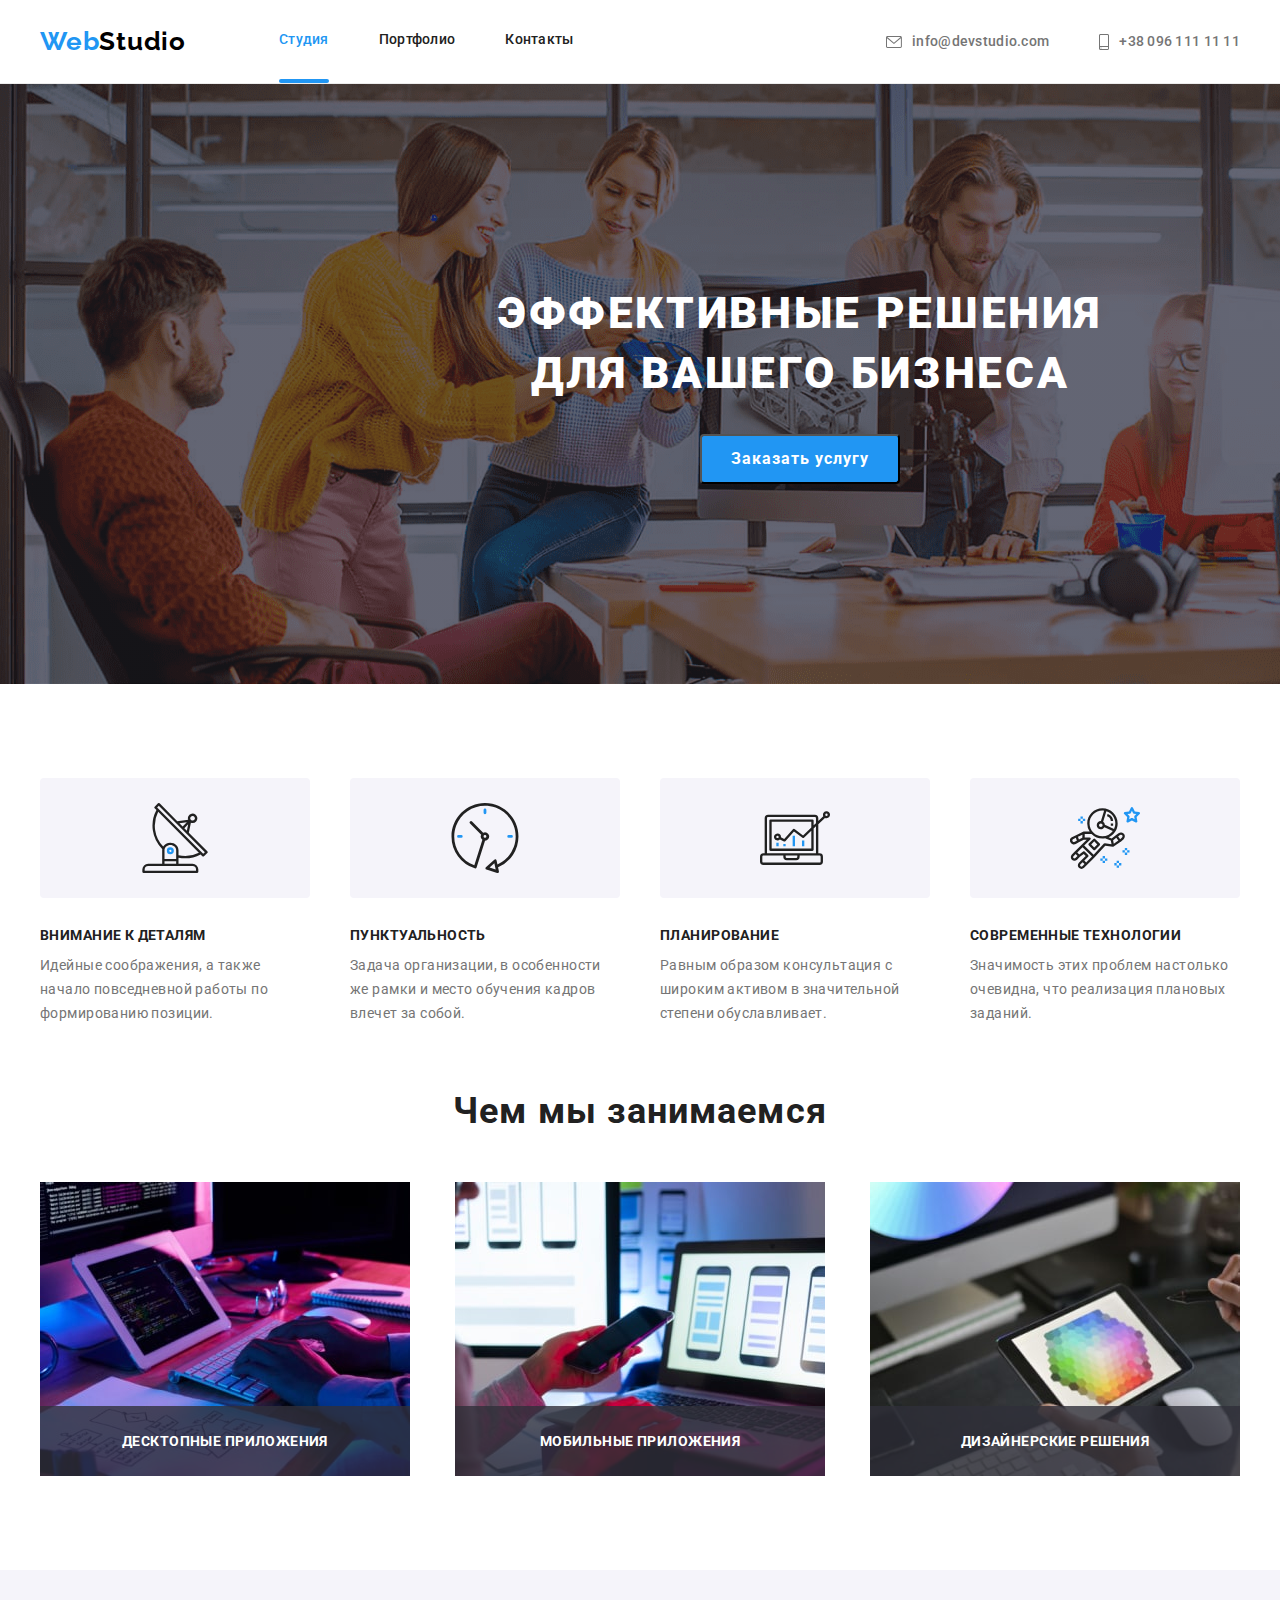
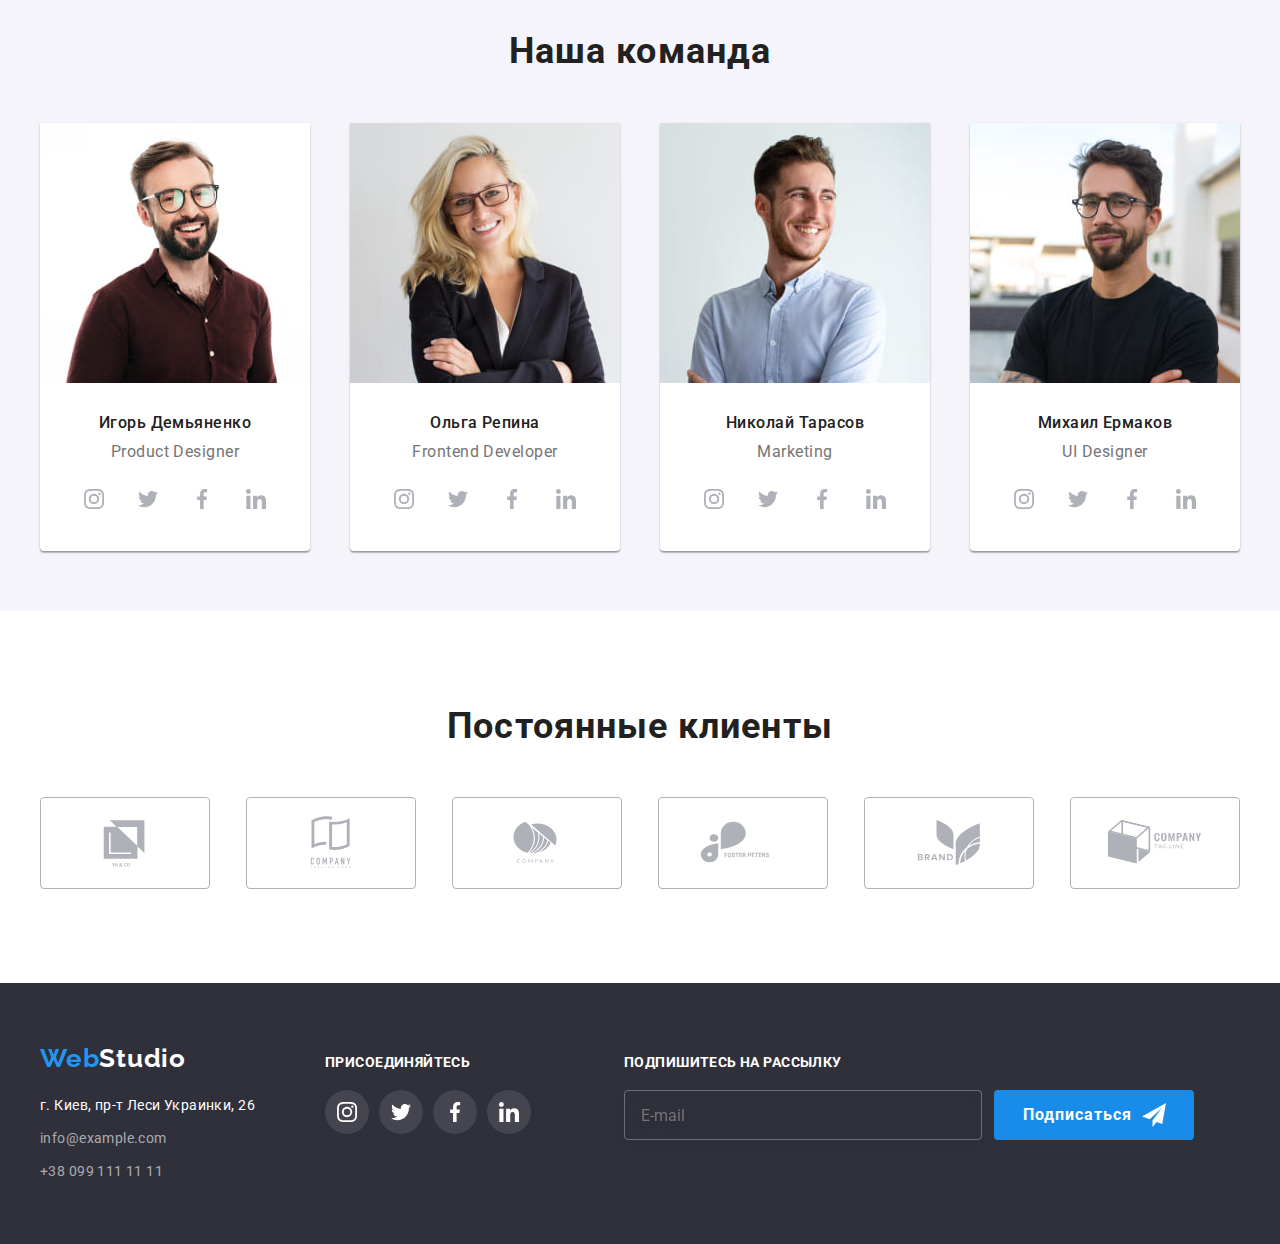
<file: index.html>
<!DOCTYPE html>
<html lang="ru">

<head>
    <meta charset="UTF-8" />
    <meta http-equiv="X-UA-Compatible" content="IE=edge" />
    <meta name="viewport" content="width=device-width, initial-scale=1.0" />
    <title>WebStudio</title>
    <link rel="preconnect" href="https://fonts.googleapis.com" />
    <link rel="preconnect" href="https://fonts.gstatic.com" crossorigin />
    <link
        href="https://fonts.googleapis.com/css2?family=Raleway:ital,wght@0,700;1,700&family=Roboto:wght@400;500;700;900&display=swap"
        rel="stylesheet" />
    <link rel="stylesheet" href="./css/modern-normalize.css" />
    <link rel="stylesheet" href="./css/main.min.css" />
</head>

<body>
    <!--заголовок-->
    <header class="main-header">
        <div class="main-header__container container">
            <nav class="navigation">
                <a href="index.html" class="logo logo__top link">Web<span class="logo__half-top">Studio</span></a>
                <ul class="navigation-pages navigation__top list">
                    <li class="navigation-pages__item">
                        <a href="index.html" class="navigation-pages__link link navigation-pages__current">Студия</a>
                    </li>
                    <li class="navigation-pages__item">
                        <a href="portfolio.html" class="navigation-pages__link link">Портфолио</a>
                    </li>
                    <li class="navigation-pages__item">
                        <a href="#3" class="navigation-pages__link link">Контакты</a>
                    </li>
                </ul>
            </nav>
            <ul class="contacts list">
                <li class="contacts__item">
                    <a href="mailto:info@devstudio.com" class="contacts__link mail link"><svg
                            class="contacts__icon contacts__icon-1" width="16px" height="12px">
                            <use href="./images/icons.svg#icon-envelope"></use>
                        </svg>
                        info@devstudio.com</a>
                </li>
                <li class="contacts__item">
                    <a href="tel:+380961111111" class="contacts__link tel link"><svg
                            class="contacts__icon contacts__icon-2" width="10px" height="16px">
                            <use href="./images/icons.svg#icon-smartphone"></use>
                        </svg>+38 096 111 11 11</a>
                </li>
            </ul>
            <button class="mobile-menu-btn__open" type="button" data-menu-open>
                <svg class="mobile-menu-btn__icon" width="40" height="40">
                    <use href="./images/icons.svg#icon-burger"></use>
                </svg>
            </button>
        </div>
        <div class="mobile-menu" data-menu>
            <div class="container mobile-menu__container">
                <button type="button" class="mobile-menu__close-btn" data-menu-close>
                    <svg class="mobile-menu__close-icon" width="40" height="40">
                        <use href="./images/icons.svg#icon-close-black"></use>
                    </svg>
                </button>
                <div class="mobile-menu__wrap">
                    <ul class="mobile-menu__navigation list">
                        <li class="mobile-menu__navigation-item">
                            <a class="mobile-menu__navigation-link link current" href="./index.html">Студия</a>
                        </li>
                        <li class="mobile-menu__navigation-item">
                            <a class="mobile-menu__navigation-link link" href="./portfolio.html">Портфолио</a>
                        </li>
                        <li class="mobile-menu__navigation-item">
                            <a class="mobile-menu__navigation-link link" href="">Контакты</a>
                        </li>
                    </ul>
                    <div class="mobile-menu__bot-wrap">
                        <ul class="mobile-menu__contact-list list">
                            <li class="mobile-menu__contact-item">
                                <a class="mobile-menu__contact-link-tel link" href="tel:+380961111111">+38 096 111 11
                                    11</a>
                            </li>
                            <li class="mobile-menu__contact-item">
                                <a class="mobile-menu__contact-link-mail link"
                                    href="mailto:info@devstudio.com">info@devstudio.com</a>
                            </li>
                        </ul>
                        <ul class="mobile-menu__socials list">
                            <li class="mobile-menu__socials-item"><a class="mobile-menu__socials-link link"
                                    href="">Instagram</a></li>
                            <li class="mobile-menu__socials-item"><a class="mobile-menu__socials-link link"
                                    href="">Twitter</a></li>
                            <li class="mobile-menu__socials-item"><a class="mobile-menu__socials-link link"
                                    href="">Facebook</a></li>
                            <li class="mobile-menu__socials-item"><a class="mobile-menu__socials-link link"
                                    href="">LinkedIn</a></li>
                        </ul>
                    </div>
                </div>
            </div>
        </div>
    </header>
    <!--основная часть-->
    <main>
    <!--герой-->
    <section class="hero">
        <div class="container">
            <h1 class="hero__header">Эффективные решения для вашего бизнеса</h1>
            <button class="hero__btn" type="button" data-modal-open>Заказать услугу</button>
        </div>
    </section>
    <!--преимущества-->
    <section class="advantages section">
        <div class="container">
            <h2 class="advantages__header visually-hidden">преимушества</h2>
            <ul class="advantages__list list">
                <li class="advantages__item">
                    <div class="advantages__icons-wrap"><svg class="advantages__icon" width="70px" height="70px">
                            <use href="./images/icons.svg#icon-antenna"></use>
                        </svg></div>
                    <h3 class="advantages__header section-header">Внимание к деталям</h3>
                    <p class="advantages__text section-description">Идейные соображения, а также начало повседневной
                        работы по формированию позиции.</p>
                </li>
                <li class="advantages__item">
                    <div class="advantages__icons-wrap"><svg class="advantages__icon" width="70px" height="70px">
                            <use href="./images/icons.svg#icon-clock"></use>
                        </svg></div>
                    <h3 class="advantages__header section-header">Пунктуальность</h3>
                    <p class="advantages__text section-description">Задача организации, в особенности же рамки и место
                        обучения кадров влечет за собой.</p>
                </li>
                <li class="advantages__item">
                    <div class="advantages__icons-wrap"><svg class="advantages__icon" width="70px" height="70px">
                            <use href="./images/icons.svg#icon-diagram"></use>
                        </svg></div>
                    <h3 class="advantages__header section-header">Планирование</h3>
                    <p class="advantages__text section-description">Равным образом консультация с широким активом в
                        значительной степени обуславливает.</p>
                </li>
                <li class="advantages__item">
                    <div class="advantages__icons-wrap"><svg class="advantages__icon" width="70px" height="70px">
                            <use href="./images/icons.svg#icon-astronaut"></use>
                        </svg></div>
                    <h3 class="advantages__header section-header">Современные технологии</h3>
                    <p class="advantages__text section-description">Значимость этих проблем настолько очевидна, что
                        реализация плановых заданий.</p>
                </li>
            </ul>
        </div>
    </section>
    <!--примеры работ-->
    <section class="examples">
        <div class="container">
            <h2 class="examples__header section-top-header">Чем мы занимаемся</h2>
            <ul class="examples__list list">
                <li class="examples__item">
                    <img srcset="./images/examples/example1.jpg 1x, ./images/examples/example1@2.jpg 2x"
                        src="./images/examples/example1.jpg" alt="пример работы 1" width="370" height="294">
                    <div class="examples__text-wrap">
                        <h3 class="examples__text">Десктопные приложения</h3>
                    </div>
                </li>
                <li class="examples__item"><img
                        srcset="./images/examples/example2.jpg 1x, ./images/examples/example2@2.jpg 2x"
                        src="./images/examples/example2.jpg" alt="пример работы 2" width="370" height="294">
                    <div class="examples__text-wrap">
                        <h3 class="examples__text">Мобильные приложения</h3>
                    </div>
                </li>
                <li class="examples__item"><img
                        srcset="./images/examples/example3.jpg 1x, ./images/examples/example3@2.jpg 2x"
                        src="./images/examples/example3.jpg" alt="пример работы 3" width="370" height="294">
                    <div class="examples__text-wrap">
                        <h3 class="examples__text">Дизайнерские решения</h3>
                    </div>
                </li>
            </ul>
        </div>
    </section>
    <!--команда-->
    <section class="team">
        <div class="container">
            <h2 class="team__header section-top-header">Наша команда</h2>
            <ul class="team__list list">
                <li class="team__unit">
                    <picture>
                        <source srcset="./images/team/team1-desktop.jpg 1x, ./images/team/team1-desktop@2.jpg 2x"
                            media="(min-width: 1200px)">
                        <source srcset="./images/team/team1-tablet.jpg 1x, ./images/team/team1-tablet@2.jpg 2x"
                            media="(min-width: 768px)">
                        <source srcset="./images/team/team1-mobile.jpg 1x, ./images/team/team1-mobile@2.jpg 2x"
                            media="(min-width: 480px)">
                        <img src="./images/team/team1-mobile.jpg" alt="сотрудник 1" class="team__unit-photo" width="270"
                            height="260">
                    </picture>
                    <div class="team__unit-info">
                        <h3 class="team__unit-name section-header">Игорь Демьяненко</h3>
                        <p class="team__unit-title section-description">Product Designer</p>
                        <ul class="socials social__team list">
                            <li class="socials__item"> <a class="social__link link" href=""> <svg class="social__icon"
                                        width="20px" height="20px">
                                        <use href="./images/icons.svg#icon-instagram"></use>
                                    </svg><span class="visually-hidden">Instagram</span></a></li>
                            <li class="socials__item"> <a class="social__link link" href=""> <svg class="social__icon"
                                        width="20px" height="20px">
                                        <use href="./images/icons.svg#icon-twitter"></use>
                                    </svg><span class="visually-hidden">Twitter</span></a></li>
                            <li class="socials__item"> <a class="social__link link" href=""> <svg class="social__icon"
                                        width="20px" height="20px">
                                        <use href="./images/icons.svg#icon-facebook"></use>
                                    </svg><span class="visually-hidden">Facebook</span></a></li>
                            <li class="socials__item"> <a class="social__link link" href=""> <svg class="social__icon"
                                        width="20px" height="20px">
                                        <use href="./images/icons.svg#icon-linkedin"></use>
                                    </svg><span class="visually-hidden">LinkedIn</span></a></li>
                        </ul>
                    </div>
                </li>
                <li class="team__unit">
                    <picture>
                        <source srcset="./images/team/team2-desktop.jpg 1x, ./images/team/team2-desktop@2.jpg 2x"
                            media="(min-width: 1200px)">
                        <source srcset="./images/team/team2-tablet.jpg 1x, ./images/team/team2-tablet@2.jpg 2x"
                            media="(min-width: 768px)">
                        <source srcset="./images/team/team2-mobile.jpg 1x, ./images/team/team2-mobile@2.jpg 2x"
                            media="(min-width: 480px)">
                        <img src="./images/team/team2-mobile.jpg" alt="сотрудник 2" class="team__unit-photo" width="270"
                            height="260">
                    </picture>
                    <div class="team__unit-info">
                        <h3 class="team__unit-name section-header">Ольга Репина</h3>
                        <p class="team__unit-title section-description">Frontend Developer</p>
                        <ul class="socials social__team list">
                            <li class="socials__item"> <a class="social__link link" href=""> <svg class="social__icon"
                                        width="20px" height="20px">
                                        <use href="./images/icons.svg#icon-instagram"></use>
                                    </svg><span class="visually-hidden">Instagram</span></a></li>
                            <li class="socials__item"> <a class="social__link link" href=""> <svg class="social__icon"
                                        width="20px" height="20px">
                                        <use href="./images/icons.svg#icon-twitter"></use>
                                    </svg><span class="visually-hidden">Twitter</span></a></li>
                            <li class="socials__item"> <a class="social__link link" href=""> <svg class="social__icon"
                                        width="20px" height="20px">
                                        <use href="./images/icons.svg#icon-facebook"></use>
                                    </svg><span class="visually-hidden">Facebook</span></a></li>
                            <li class="socials__item"> <a class="social__link link" href=""> <svg class="social__icon"
                                        width="20px" height="20px">
                                        <use href="./images/icons.svg#icon-linkedin"></use>
                                    </svg><span class="visually-hidden">LinkedIn</span></a></li>
                        </ul>
                    </div>
                </li>
                <li class="team__unit">
                    <picture>
                        <source srcset="./images/team/team3-desktop.jpg 1x, ./images/team/team3-desktop@2.jpg 2x"
                            media="(min-width: 1200px)">
                        <source srcset="./images/team/team3-tablet.jpg 1x, ./images/team/team3-tablet@2.jpg 2x"
                            media="(min-width: 768px)">
                        <source srcset="./images/team/team3-mobile.jpg 1x, ./images/team/team3-mobile@2.jpg 2x"
                            media="(min-width: 480px)">
                        <img src="./images/team/team3-mobile.jpg" alt="сотрудник 3" class="team__unit-photo" width="270"
                            height="260">
                    </picture>
                    <div class="team__unit-info">
                        <h3 class="team__unit-name section-header">Николай Тарасов</h3>
                        <p class="team__unit-title section-description">Marketing</p>
                        <ul class="socials social__team list">
                            <li class="socials__item"> <a class="social__link link" href=""> <svg class="social__icon"
                                        width="20px" height="20px">
                                        <use href="./images/icons.svg#icon-instagram"></use>
                                    </svg><span class="visually-hidden">Instagram</span></a></li>
                            <li class="socials__item"> <a class="social__link link" href=""> <svg class="social__icon"
                                        width="20px" height="20px">
                                        <use href="./images/icons.svg#icon-twitter"></use>
                                    </svg><span class="visually-hidden">Twitter</span></a></li>
                            <li class="socials__item"> <a class="social__link link" href=""> <svg class="social__icon"
                                        width="20px" height="20px">
                                        <use href="./images/icons.svg#icon-facebook"></use>
                                    </svg><span class="visually-hidden">Facebook</span></a></li>
                            <li class="socials__item"> <a class="social__link link" href=""> <svg class="social__icon"
                                        width="20px" height="20px">
                                        <use href="./images/icons.svg#icon-linkedin"></use>
                                    </svg><span class="visually-hidden">LinkedIn</span></a></li>
                        </ul>
                    </div>
                </li>
                <li class="team__unit">
                    <picture>
                        <source srcset="./images/team/team4-desktop.jpg 1x, ./images/team/team4-desktop@2.jpg 2x"
                            media="(min-width: 1200px)">
                        <source srcset="./images/team/team4-tablet.jpg 1x, ./images/team/team4-tablet@2.jpg 2x"
                            media="(min-width: 768px)">
                        <source srcset="./images/team/team4-mobile.jpg 1x, ./images/team/team4-mobile@2.jpg 2x"
                            media="(min-width: 480px)">
                        <img src="./images/team/team4-mobile.jpg" alt="сотрудник 4" class="team__unit-photo" width="270"
                            height="260">
                    </picture>
                    <div class="team__unit-info">
                        <h3 class="team__unit-name section-header">Михаил Ермаков</h3>
                        <p class="team__unit-title section-description">UI Designer</p>
                        <ul class="socials social__team list">
                            <li class="socials__item"> <a class="social__link link" href=""> <svg class="social__icon"
                                        width="20px" height="20px">
                                        <use href="./images/icons.svg#icon-instagram"></use>
                                    </svg><span class="visually-hidden">Instagram</span></a></li>
                            <li class="socials__item"> <a class="social__link link" href=""> <svg class="social__icon"
                                        width="20px" height="20px">
                                        <use href="./images/icons.svg#icon-twitter"></use>
                                    </svg><span class="visually-hidden">Twitter</span></a></li>
                            <li class="socials__item"> <a class="social__link link" href=""> <svg class="social__icon"
                                        width="20px" height="20px">
                                        <use href="./images/icons.svg#icon-facebook"></use>
                                    </svg><span class="visually-hidden">Facebook</span></a></li>
                            <li class="socials__item"> <a class="social__link link" href=""> <svg class="social__icon"
                                        width="20px" height="20px">
                                        <use href="./images/icons.svg#icon-linkedin"></use>
                                    </svg><span class="visually-hidden">LinkedIn</span></a></li>
                        </ul>
                    </div>
                </li>
            </ul>
        </div>
    </section>
    <!-- Клиенты -->
    <section class="clients">
        <div class="container">
            <h2 class="clients__header section-top-header">
                Постоянные клиенты
            </h2>
            <ul class="clients__list list">
                <li class="clients__unit"><a href="" class="clients__link link"><svg class="clients__icon" width="106px"
                            height="60px">
                            <use href="./images/icons.svg#icon-Logo-1"></use>
                        </svg></a></li>
                <li class="clients__unit"><a href="" class="clients__link link"><svg class="clients__icon" width="106px"
                            height="60px">
                            <use href="./images/icons.svg#icon-Logo-2"></use>
                        </svg></a></li>
                <li class="clients__unit"><a href="" class="clients__link link"><svg class="clients__icon" width="106px"
                            height="60px">
                            <use href="./images/icons.svg#icon-Logo-3"></use>
                        </svg></a></li>
                <li class="clients__unit"><a href="" class="clients__link link"><svg class="clients__icon" width="106px"
                            height="60px">
                            <use href="./images/icons.svg#icon-Logo-4"></use>
                        </svg></a></li>
                <li class="clients__unit"><a href="" class="clients__link link"><svg class="clients__icon" width="106px"
                            height="60px">
                            <use href="./images/icons.svg#icon-Logo-5"></use>
                        </svg></a></li>
                <li class="clients__unit"><a href="" class="clients__link link"><svg class="clients__icon" width="106px"
                            height="60px">
                            <use href="./images/icons.svg#icon-Logo-6"></use>
                        </svg></a></li>
            </ul>
        </div>
    </section>
    </main>
    <!--подвал-->
    <footer class="footer">
        <div class="container footer__container">
            <div class="footer__contacts">
                <a href="index.html" class="logo link logo__bot">Web<span class="logo__half-bot">Studio</span></a>
                <address class="footer__contacts-list" id="3">
                    <ul class="contacts-bot list">
                        <li class="contacts-bot__item"><a class="contacts-bot__link link address contacts-bot__map"
                                href="https://goo.gl/maps/tf9V9uD1shakLC2a6" target="_blank"
                                rel="nooppener noreferal">г. Киев, пр-т Леси Украинки, 26</a> </li>
                        <li class="contacts-bot__item"><a class="contacts-bot__link link address"
                                href="mailto:info@example.com">info@example.com</a> </li>
                        <li class="contacts-bot__item"><a class="contacts-bot__link link address"
                                href="tel:+380991111111">+38 099 111 11 11</a></li>
                    </ul>
                </address>
            </div>
            <div>
                <h2 class="footer__socials-header">присоединяйтесь</h2>
                <ul class="list socials">
                    <li class="socials__item"> <a class="social__link social__link-footer link" href=""> <svg
                                class="social__icon-bot" width="20px" height="20px">
                                <use href="./images/icons.svg#icon-instagram"></use>
                            </svg><span class="visually-hidden">Instagram</span></a></li>
                    <li class="socials__item"> <a class="social__link social__link-footer link" href=""> <svg
                                class="social__icon-bot" width="20px" height="20px">
                                <use href="./images/icons.svg#icon-twitter"></use>
                            </svg><span class="visually-hidden">Twitter</span></a></li>
                    <li class="socials__item"> <a class="social__link social__link-footer link" href=""> <svg
                                class="social__icon-bot" width="20px" height="20px">
                                <use href="./images/icons.svg#icon-facebook"></use>
                            </svg><span class="visually-hidden">Facebook</span></a></li>
                    <li class="socials__item"> <a class="social__link social__link-footer link" href=""> <svg
                                class="social__icon-bot" width="20px" height="20px">
                                <use href="./images/icons.svg#icon-linkedin"></use>
                            </svg><span class="visually-hidden">LinkedIn</span></a></li>
                </ul>
            </div>
            <div class="footer__subscribe">
                <h2 class="footer__socials-header">Подпишитесь на рассылку</h2>
                <form class="subscribe">
                    <input class="subscribe__input" type="email" name="user-mail-subscribe" required
                        placeholder="E-mail">
                    <button class="subscribe__btn" type="submit">Подписаться<svg class="subscribe__icon" width="24px"
                            height="24px">
                            <use href="./images/icons.svg#icon-send"></use>
                        </svg> </button>
                </form>
            </div>
        </div>
    </footer>
    <div class="backdrop is-hidden" data-modal>
        <div class="modal">
            <button type="button" class="modal__close-btn" data-modal-close>
                <svg class="modal__close-btn-icon" width="18" height="18">
                    <use href="./images/icons.svg#icon-close-black"></use>
                </svg>
            </button>
            <div class="modal__form-wrap">
                <p class="modal__form-toaction">Оставьте свои данные, мы вам перезвоним</p>
                <form class="modal__form">
                    <label class="modal__form-input" for="username">
                        Имя</label>
                    <div class="modal__input-wrap">
                        <input class="modal__form-field" type="text" name="username" id="username" required>
                        <svg class="modal__form-icon" width="18px" height="18px">
                            <use href="./images/icons.svg#icon-person"></use>
                        </svg>
                    </div>
                    <label class="modal__form-input" for="tel">
                        Телефон</label>
                    <div class="modal__input-wrap">

                        <input class="modal__form-field" type="tel" name="user_phone_number" id="tel" required>
                        <svg class="modal__form-icon" width="18px" height="18px">
                            <use href="./images/icons.svg#icon-phone"></use>
                        </svg>
                    </div>
                    <label class="modal__form-input" for="email">
                        Почта</label>
                    <div class="modal__input-wrap">

                        <input class="modal__form-field" type="email" name="user_mail" id="email" required>
                        <svg class="modal__form-icon" width="18px" height="18px">
                            <use href="./images/icons.svg#icon-email"></use>
                        </svg>
                    </div>
                    <label class="modal__form-input" for="commentary">
                        Комментарий</label>
                    <textarea class="modal__form-comment" name="user_comment" id="commentary"
                        placeholder="Введите текст"></textarea>
                    <div class="modal__form-checkbox-wrap">
                        <input class="modal__form-checkbox visually-hidden" type="checkbox" id="user_aggreement"
                            required>
                        <label class="modal__aggreement-label" for="user_aggreement">Соглашаюсь с рассылкой и принимаю
                            &nbsp;
                            <a href="" class="modal__aggreement-link"> Условия договора</a>
                        </label>
                    </div>
                    <button class="modal__submit-btn" type="submit">Отправить</button>
                </form>
            </div>
        </div>
    </div>
    <script src="./js/modal.js"></script>
    <script src="./js/mobile-menu.js"></script>
</body>

</html>
</file>
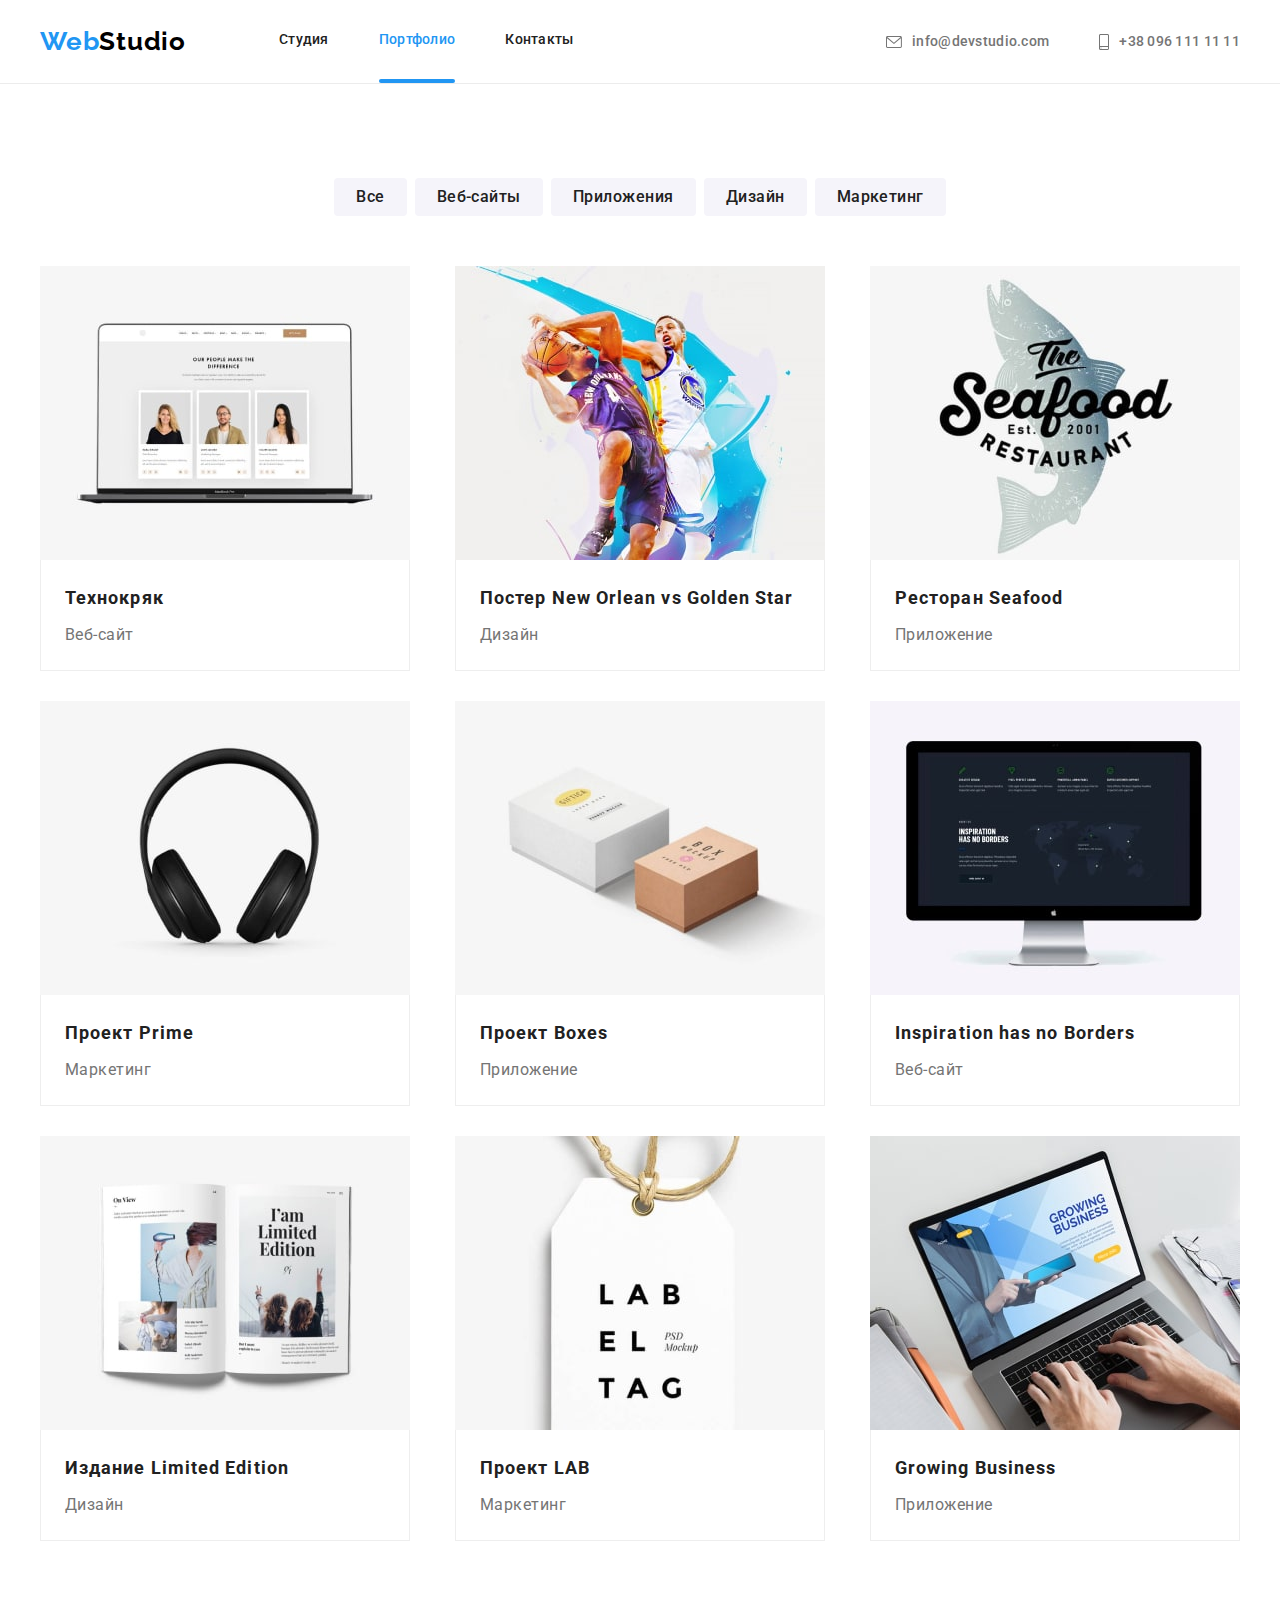
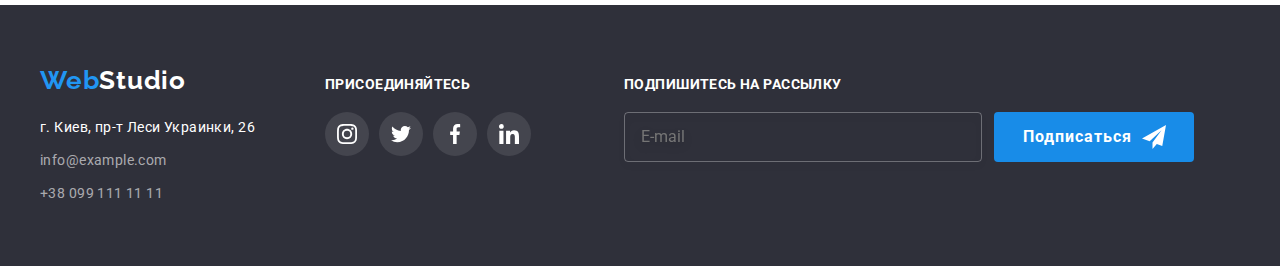
<file: portfolio.html>
<!DOCTYPE html>
<html lang="en">

<head>
  <meta charset="UTF-8" />
  <meta http-equiv="X-UA-Compatible" content="IE=edge" />
  <meta name="viewport" content="width=device-width, initial-scale=1.0" />
  <title>WebStudio</title>
  <link rel="preconnect" href="https://fonts.googleapis.com" />
  <link rel="preconnect" href="https://fonts.gstatic.com" crossorigin />
  <link
    href="https://fonts.googleapis.com/css2?family=Raleway:ital,wght@0,700;1,700&family=Roboto:wght@400;500;700;900&display=swap"
    rel="stylesheet" />
  <link rel="stylesheet" href="./css/modern-normalize.css" />
  <link rel="stylesheet" href="./css/main.min.css" />
</head>

<body>
  <!--заголовок-->
  <header class="main-header">
    <div class="main-header__container container">
      <nav class="navigation">
        <a href="index.html" class="logo logo__top link">Web<span class="logo__half-top">Studio</span></a>
        <ul class="navigation-pages navigation__top list">
          <li class="navigation-pages__item">
            <a href="index.html" class="navigation-pages__link link">Студия</a>
          </li>
          <li class="navigation-pages__item">
            <a href="portfolio.html" class="navigation-pages__link link navigation-pages__current">Портфолио</a>
          </li>
          <li class="navigation-pages__item">
            <a href="#3" class="navigation-pages__link link">Контакты</a>
          </li>
        </ul>
      </nav>
      <ul class="contacts list">
        <li class="contacts__item">
          <a href="mailto:info@devstudio.com" class="contacts__link mail link"><svg class="contacts__icon" width="16px"
              height="12px">
              <use href="./images/icons.svg#icon-envelope"></use>
            </svg>
            info@devstudio.com</a>
        </li>
        <li class="contacts__item">
          <a href="tel:+380961111111" class="contacts__link tel link"><svg class="contacts__icon" width="10px"
              height="16px">
              <use href="./images/icons.svg#icon-smartphone"></use>
            </svg>+38 096 111 11 11</a>
        </li>
      </ul>
      <button class="mobile-menu-btn__open" type="button" data-menu-open>
        <svg class="mobile-menu-btn__icon" width="40" height="40">
          <use href="./images/icons.svg#icon-burger"></use>
        </svg>
      </button>
    </div>
    <div class="mobile-menu" data-menu>
      <div class="container mobile-menu__container">
        <button type="button" class="mobile-menu__close-btn" data-menu-close>
          <svg class="mobile-menu__close-icon" width="40" height="40">
            <use href="./images/icons.svg#icon-close-black"></use>
          </svg>
        </button>
        <div class="mobile-menu__wrap">
          <ul class="mobile-menu__navigation list">
            <li class="mobile-menu__navigation-item">
              <a class="mobile-menu__navigation-link link" href="./index.html">Студия</a>
            </li>
            <li class="mobile-menu__navigation-item">
              <a class="mobile-menu__navigation-link link current" href="./portfolio.html">Портфолио</a>
            </li>
            <li class="mobile-menu__navigation-item">
              <a class="mobile-menu__navigation-link link" href="">Контакты</a>
            </li>
          </ul>
          <div class="mobile-menu__bot-wrap">
            <ul class="mobile-menu__contact-list list">
              <li class="mobile-menu__contact-item">
                <a class="mobile-menu__contact-link-tel link" href="tel:+380961111111">+38 096 111 11 11</a>
              </li>
              <li class="mobile-menu__contact-item">
                <a class="mobile-menu__contact-link-mail link" href="mailto:info@devstudio.com">info@devstudio.com</a>
              </li>
            </ul>
            <ul class="mobile-menu__socials list">
              <li class="mobile-menu__socials-item">
                <a class="mobile-menu__socials-link link" href="">Instagram</a>
              </li>
              <li class="mobile-menu__socials-item">
                <a class="mobile-menu__socials-link link" href="">Twitter</a>
              </li>
              <li class="mobile-menu__socials-item">
                <a class="mobile-menu__socials-link link" href="">Facebook</a>
              </li>
              <li class="mobile-menu__socials-item">
                <a class="mobile-menu__socials-link link" href="">LinkedIn</a>
              </li>
            </ul>
          </div>
        </div>
      </div>
    </div>
  </header>
  <!-- основная часть -->
  <main>
    <!-- герой -->
    <section class="portfolio section">
      <div class="container">
        <h1 class="portfolio__header visually-hidden">Portfolio</h1>
        <!-- фильтр -->
        <ul class="portfolio__filter-list list">
          <li class="portfolio__filter-item">
            <button class="portfolio__filter-btn" type="button">Все</button>
          </li>
          <li class="portfolio__filter-item">
            <button class="portfolio__filter-btn" type="button">Веб-сайты</button>
          </li>
          <li class="portfolio__filter-item">
            <button class="portfolio__filter-btn" type="button">Приложения</button>
          </li>
          <li class="portfolio__filter-item">
            <button class="portfolio__filter-btn" type="button">Дизайн</button>
          </li>
          <li class="portfolio__filter-item">
            <button class="portfolio__filter-btn" type="button">Маркетинг</button>
          </li>
        </ul>
        <!-- список проектов -->
        <ul class="portfolio__examples-list container list">
          <li class="portfolio__example">
            <a class="link portfolio__link" href="">
              <div class="portfolio__example-overlay-wrap">
                <picture>
                  <source srcset="
                        ./images/portfolio/technocrack-desktop.jpg 1x,
                        ./images/portfolio/technocrack-desktop@2.jpg 2x
                      " media="(min-width: 1200px)" />
                  <source srcset="
                        ./images/portfolio/technocrack-tablet.jpg 1x,
                        ./images/portfolio/technocrack-tablet@2.jpg 2x
                      " media="(min-width: 768px)" />
                  <source srcset="
                        ./images/portfolio/technocrack-mobile.jpg 1x,
                        ./images/portfolio/technocrack-mobile@2.jpg 2x
                      " media="(min-width: 480px)" />
                  <img src="./images/portfolio/technocrack-desktop.jpg" alt="Веб-сайт компании Технокряк" width="370"
                    height="294" class="portfolio__img" />
                </picture>

                <div class="portfolio__example-overlay is-hidden">
                  <p class="portfolio__example-overlay-text">
                    Ресурс предлагает комплексные предложения с разным уровнем функционала и
                    сервисов. Все это позволит посетителю получить исчерпывающие сведения о
                    компании или частном лице.
                  </p>
                </div>
              </div>

              <div class="portfolio__example-text">
                <h3 class="portfolio__example-name section-header">Технокряк</h3>
                <p class="portfolio__example-description section-description">Веб-сайт</p>
              </div>
            </a>
          </li>
          <li class="portfolio__example">
            <a class="link portfolio__link" href="">
              <div class="portfolio__example-overlay-wrap">
                <picture>
                  <source srcset="
                      ./images/portfolio/new_orlean-desktop.jpg 1x,
                      ./images/portfolio/new_orlean-desktop@2.jpg 2x
                    " media="(min-width: 1200px)" />
                  <source srcset="
                      ./images/portfolio/new_orlean-tablet.jpg 1x,
                      ./images/portfolio/new_orlean-tablet@2.jpg 2x
                    " media="(min-width: 768px)" />
                  <source srcset="
                      ./images/portfolio/new_orlean-mobile.jpg 1x,
                      ./images/portfolio/new_orlean-mobile@2.jpg 2x
                    " media="(min-width: 480px)" />
                  <img src="./images/portfolio/new_orlean-desktop.jpg"
                    alt="Изображение постера игры команд New Orlean и Golden Star" width="370" height="294"
                    class="portfolio__img" />
                </picture>

                <div class="portfolio__example-overlay is-hidden">
                  <p class="portfolio__example-overlay-text"></p>
                </div>
              </div>
              <div class="portfolio__example-text">
                <h3 class="portfolio__example-name section-header">
                  Постер New Orlean vs Golden Star
                </h3>
                <p class="portfolio__example-description section-description">Дизайн</p>
              </div>
            </a>
          </li>
          <li class="portfolio__example">
            <a class="link portfolio__link" href="">
              <div class="portfolio__example-overlay-wrap">
                <picture>
                  <source srcset="
                      ./images/portfolio/seafood-desktop.jpg 1x,
                      ./images/portfolio/seafood-desktop@2.jpg 2x
                    " media="(min-width: 1200px)" />
                  <source srcset="
                      ./images/portfolio/seafood-tablet.jpg   1x,
                      ./images/portfolio/seafood-tablet@2.jpg 2x
                    " media="(min-width: 768px)" />
                  <source srcset="
                      ./images/portfolio/seafood-mobile.jpg  1x,
                      ./images/portfolio/seafood-mobile@2.jpg 2x
                    " media="(min-width: 480px)" />
                  <img src="./images/portfolio/seafood-desktop.jpg" alt="Иконка приложения ресторана Seafood"
                    width="370" height="294" class="portfolio__img" />
                </picture>


                <div class="portfolio__example-overlay is-hidden">
                  <p class="portfolio__example-overlay-text"></p>
                </div>
              </div>
              <div class="portfolio__example-text">
                <h3 class="portfolio__example-name section-header">Ресторан Seafood</h3>
                <p class="portfolio__example-description section-description">Приложение</p>
              </div>
            </a>
          </li>
          <li class="portfolio__example">
            <a class="link portfolio__link" href="">
              <div class="portfolio__example-overlay-wrap">
                <picture>
                  <source srcset="
                      ./images/portfolio/prime-desktop.jpg 1x,
                      ./images/portfolio/prime-desktop@2.jpg 2x
                    " media="(min-width: 1200px)" />
                  <source srcset="
                      ./images/portfolio/prime-tablet.jpg   1x,
                      ./images/portfolio/prime-tablet@2.jpg 2x
                    " media="(min-width: 768px)" />
                  <source srcset="
                      ./images/portfolio/prime-mobile.jpg   1x,
                      ./images/portfolio/prime-mobile@2.jpg 2x
                    " media="(min-width: 480px)" />
                  <img src="./images/portfolio/prime-desktop.jpg" alt="Наушники" width="370" height="294"
                    class="portfolio__img" />
                </picture>

                <div class="portfolio__example-overlay is-hidden">
                  <p class="portfolio__example-overlay-text"></p>
                </div>
              </div>
              <div class="portfolio__example-text">
                <h3 class="portfolio__example-name section-header">Проект Prime</h3>
                <p class="portfolio__example-description section-description">Маркетинг</p>
              </div>
            </a>
          </li>
          <li class="portfolio__example">
            <a class="link portfolio__link" href="">
              <div class="portfolio__example-overlay-wrap">
                <picture>
                  <source srcset="
                      ./images/portfolio/boxes-desktop.jpg 1x,
                      ./images/portfolio/boxes-desktop@2.jpg 2x
                    " media="(min-width: 1200px)" />
                  <source srcset="
                      ./images/portfolio/boxes-tablet.jpg 1x,
                      ./images/portfolio/boxes-tablet@2.jpg 2x
                    " media="(min-width: 768px)" />
                  <source srcset="
                      ./images/portfolio/boxes-mobile.jpg 1x,
                      ./images/portfolio/boxes-mobile@2.jpg 2x
                    " media="(min-width: 480px)" />
                  <img src="./images/portfolio/boxes-desktop.jpg" alt="2 коробочки" width="370" height="294"
                    class="portfolio__img" />
                </picture>

                <div class="portfolio__example-overlay is-hidden">
                  <p class="portfolio__example-overlay-text"></p>
                </div>
              </div>
              <div class="portfolio__example-text">
                <h3 class="portfolio__example-name section-header">Проект Boxes</h3>
                <p class="portfolio__example-description section-description">Приложение</p>
              </div>
            </a>
          </li>
          <li class="portfolio__example">
            <a class="link portfolio__link" href="">
              <div class="portfolio__example-overlay-wrap">
                <picture>
                  <source srcset="
                      ./images/portfolio/inspiration-desktop.jpg 1x,
                      ./images/portfolio/inspiration-desktop@2.jpg 2x
                    " media="(min-width: 1200px)" />
                  <source srcset="
                      ./images/portfolio/inspiration-tablet.jpg 1x,
                      ./images/portfolio/inspiration-tablet@2.jpg 2x
                    " media="(min-width: 768px)" />
                  <source srcset="
                      ./images/portfolio/inspiration-mobile.jpg 1x,
                      ./images/portfolio/inspiration-mobile@2.jpg 2x
                    " media="(min-width: 480px)" />
                  <img src="./images/portfolio/inspiration-desktop.jpg"
                    alt="Веб-сайт компании Inspiration has no Borders" width="370" height="294"
                    class="portfolio__img" />
                </picture>

                <div class="portfolio__example-overlay is-hidden">
                  <p class="portfolio__example-overlay-text"></p>
                </div>
              </div>
              <div class="portfolio__example-text">
                <h3 class="portfolio__example-name section-header">Inspiration has no Borders</h3>
                <p class="portfolio__example-description section-description">Веб-сайт</p>
              </div>
            </a>
          </li>
          <li class="portfolio__example">
            <a class="link portfolio__link" href="">
              <div class="portfolio__example-overlay-wrap">
                <picture>
                  <source srcset="
                      ./images/portfolio/limited_edition-desktop.jpg 1x,
                      ./images/portfolio/limited_edition-desktop@2.jpg 2x
                    " media="(min-width: 1200px)" />
                  <source srcset="
                      ./images/portfolio/limited_edition-tablet.jpg 1x,
                      ./images/portfolio/limited_edition-tablet@2.jpg 2x
                    " media="(min-width: 768px)" />
                  <source srcset="
                      ./images/portfolio/limited_edition-mobile.jpg 1x,
                      ./images/portfolio/limited_edition-mobile@2.jpg 2x
                    " media="(min-width: 480px)" />
                  <img src="./images/portfolio/limited_edition-desktop.jpg" alt="Журнал в развернутом виде" width="370"
                    height="294" class="portfolio__img" />
                </picture>

                <div class="portfolio__example-overlay is-hidden">
                  <p class="portfolio__example-overlay-text"></p>
                </div>
              </div>
              <div class="portfolio__example-text">
                <h3 class="portfolio__example-name section-header">Издание Limited Edition</h3>
                <p class="portfolio__example-description section-description">Дизайн</p>
              </div>
            </a>
          </li>
          <li class="portfolio__example">
            <a class="link portfolio__link" href="">
              <div class="portfolio__example-overlay-wrap">
                <picture>
                  <source srcset="
                      ./images/portfolio/lab-desktop.jpg 1x,
                      ./images/portfolio/lab-desktop@2.jpg 2x
                    " media="(min-width: 1200px)" />
                  <source srcset="
                      ./images/portfolio/lab-tablet.jpg 1x,
                      ./images/portfolio/lab-tablet@2.jpg 2x
                    " media="(min-width: 768px)" />
                  <source srcset="
                      ./images/portfolio/lab-mobile.jpg 1x,
                      ./images/portfolio/lab-mobile@2.jpg 2x
                    " media="(min-width: 480px)" />
                  <img src="./images/portfolio/lab-desktop.jpg" alt="Стильная этикетка" width="370" height="294"
                    class="portfolio__img" />
                </picture>

                <div class="portfolio__example-overlay is-hidden">
                  <p class="portfolio__example-overlay-text"></p>
                </div>
              </div>
              <div class="portfolio__example-text">
                <h3 class="portfolio__example-name section-header">Проект LAB</h3>
                <p class="portfolio__example-description section-description">Маркетинг</p>
              </div>
            </a>
          </li>
          <li class="portfolio__example">
            <a class="link portfolio__link" href="">
              <div class="portfolio__example-overlay-wrap">
                <picture>
                  <source srcset="
                      ./images/portfolio/growing_business-desktop.jpg 1x,
                      ./images/portfolio/growing_business-desktop@2.jpg 2x
                    " media="(min-width: 1200px)" />
                  <source srcset="
                      ./images/portfolio/growing_business-tablet.jpg 1x,
                      ./images/portfolio/growing_business-tablet@2.jpg 2x
                    " media="(min-width: 768px)" />
                  <source srcset="
                      ./images/portfolio/growing_business-mobile.jpg 1x,
                      ./images/portfolio/growing_business-mobile@2.jpg 2x
                    " media="(min-width: 480px)" />
                  <img src="./images/portfolio/growing_business-desktop.jpg"
                    alt="Ноутбук с приложением Growing Business" width="370" height="294" class="portfolio__img" />
                </picture>

                <div class="portfolio__example-overlay is-hidden">
                  <p class="portfolio__example-overlay-text"></p>
                </div>
              </div>
              <div class="portfolio__example-text">
                <h3 class="portfolio__example-name section-header">Growing Business</h3>
                <p class="portfolio__example-description section-description">Приложение</p>
              </div>
            </a>
          </li>
        </ul>
      </div>
    </section>
  </main>
  <!--подвал-->
  <footer class="footer">
    <div class="container footer__container">
      <div class="footer__contacts">
        <a href="index.html" class="logo link logo__bot">Web<span class="logo__half-bot">Studio</span></a>
        <address class="footer__contacts-list" id="3">
          <ul class="contacts-bot list">
            <li class="contacts-bot__item">
              <a class="contacts-bot__link link address contacts-bot__map" href="https://goo.gl/maps/tf9V9uD1shakLC2a6"
                target="_blank" rel="nooppener noreferal">г. Киев, пр-т Леси Украинки, 26</a>
            </li>
            <li class="contacts-bot__item">
              <a class="contacts-bot__link link address" href="mailto:info@example.com">info@example.com</a>
            </li>
            <li class="contacts-bot__item">
              <a class="contacts-bot__link link address" href="tel:+380991111111">+38 099 111 11 11</a>
            </li>
          </ul>
        </address>
      </div>
      <div>
        <h2 class="footer__socials-header">присоединяйтесь</h2>
        <ul class="list socials">
          <li class="socials__item">
            <a class="social__link social__link-footer link" href="">
              <svg class="social__icon-bot" width="20px" height="20px">
                <use href="./images/icons.svg#icon-instagram"></use>
              </svg><span class="visually-hidden">Instagram</span></a>
          </li>
          <li class="socials__item">
            <a class="social__link social__link-footer link" href="">
              <svg class="social__icon-bot" width="20px" height="20px">
                <use href="./images/icons.svg#icon-twitter"></use>
              </svg><span class="visually-hidden">Twitter</span></a>
          </li>
          <li class="socials__item">
            <a class="social__link social__link-footer link" href="">
              <svg class="social__icon-bot" width="20px" height="20px">
                <use href="./images/icons.svg#icon-facebook"></use>
              </svg><span class="visually-hidden">Facebook</span></a>
          </li>
          <li class="socials__item">
            <a class="social__link social__link-footer link" href="">
              <svg class="social__icon-bot" width="20px" height="20px">
                <use href="./images/icons.svg#icon-linkedin"></use>
              </svg><span class="visually-hidden">LinkedIn</span></a>
          </li>
        </ul>
      </div>
      <div class="footer__subscribe">
        <h2 class="footer__socials-header">Подпишитесь на рассылку</h2>
        <form class="subscribe">
          <input class="subscribe__input" type="email" name="user-mail-subscribe" required placeholder="E-mail" />
          <button class="subscribe__btn" type="submit">
            Подписаться<svg class="subscribe__icon" width="24px" height="24px">
              <use href="./images/icons.svg#icon-send"></use>
            </svg>
          </button>
        </form>
      </div>
    </div>
  </footer>
  <script src="./js/mobile-menu.js"></script>
</body>

</html>
</file>
<file: css/main.min.css>
:root{--main-color: #2196F3;--secondary-color: #000;--third-color: #757575;--main-font: "roboto", sans-serif;--secondary-font: "Raleway", sans-serif}.visually-hidden{position:absolute;width:1px;height:1px;margin:-1px;border:0;padding:0;white-space:nowrap;clip-path:inset(100%);clip:rect(0 0 0 0);overflow:hidden}body{font-family:var(--main-font);color:#212121}h1,h2,h3,h4,h5,h6,p{margin-top:0;margin-bottom:0}ul,ol{margin-top:0;margin-bottom:0;padding-left:0}img{display:block}.link{text-decoration:none}.list{list-style:none}.address{font-style:normal}@media screen and (max-width: 767px){.mobile-menu-btn__open{border:0px;background-color:rgba(0,0,0,0)}.mobile-menu-btn__icon{transition:fill 250ms cubic-bezier(0.4, 0, 0.2, 1)}.mobile-menu-btn__open:hover .mobile-menu-btn__icon,.mobile-menu-btn__open:focus .mobile-menu-btn__icon{fill:var(--main-color)}}@media screen and (min-width: 768px){.mobile-menu-btn__open{display:none}}@media screen and (max-width: 767px){.mobile-menu{position:fixed;z-index:4;left:0;top:0;width:100%;height:100%;background-color:#fff;opacity:0;visibility:hidden;pointer-events:none;transition:opacity 250ms cubic-bezier(0.4, 0, 0.2, 1),visibility 250ms cubic-bezier(0.4, 0, 0.2, 1)}.mobile-menu.is-open{opacity:1;visibility:visible;pointer-events:auto}.mobile-menu__container{position:relative;padding-top:48px;padding-bottom:48px;padding-left:40px;height:100%}.mobile-menu__close-btn{position:absolute;top:10px;right:15px;background-color:rgba(0,0,0,0);border:none;padding:0;line-height:0}.mobile-menu__close-icon{transition:fill 250ms cubic-bezier(0.4, 0, 0.2, 1)}.mobile-menu__close-btn:hover .mobile-menu__close-icon,.mobile-menu__close-btn:focus .mobile-menu__close-icon{fill:var(--main-color)}.mobile-menu__wrap{height:100%;display:flex;flex-direction:column;justify-content:space-between}.mobile-menu__navigation-link{font-weight:500;font-size:40px;line-height:1.15;text-align:center;letter-spacing:.02em;color:#212121;transition:color 250ms cubic-bezier(0.4, 0, 0.2, 1)}.mobile-menu__navigation-link:hover,.mobile-menu__navigation-link:focus{color:var(--main-color)}.current{color:var(--main-color)}.mobile-menu__navigation-item:not(:last-child){margin-bottom:32px}.mobile-menu__contact-list{margin-bottom:64px}.mobile-menu__contact-link-tel{font-weight:500;font-size:34px;line-height:1.17;letter-spacing:.02em;color:#2196f3;transition:color 250ms cubic-bezier(0.4, 0, 0.2, 1)}.mobile-menu__contact-link-tel:hover,.mobile-menu__contact-link-tel:focus{color:var(--main-color)}.mobile-menu__contact-link-mail{font-weight:500;font-size:24px;line-height:1.16;letter-spacing:.02em;color:#757575;transition:color 250ms cubic-bezier(0.4, 0, 0.2, 1)}.mobile-menu__contact-link-mail:hover,.mobile-menu__contact-link-mail:focus{color:var(--main-color)}.mobile-menu__contact-item:not(:first-child){margin-top:32px}.mobile-menu__socials{display:flex;flex-direction:row}.mobile-menu__socials-item:not(:last-child){margin-right:10px}.mobile-menu__socials-item:not(:last-child)::after{content:"";border:1px solid rgba(33,33,33,.2);transform:rotate(90deg)}.mobile-menu__socials-link{font-weight:500;font-size:18px;line-height:1.22;letter-spacing:.02em;color:#2196f3;padding-right:10px}}@media screen and (max-width: 479px){.mobile-menu__socials-link{font-size:14px}.mobile-menu__contact-link-tel{font-size:28px}}@media screen and (min-width: 768px){.mobile-menu{display:none}}.container{width:100%;padding-left:15px;padding-right:15px}@media screen and (min-width: 480px){.container{width:450px;margin:0 auto;padding-left:0;padding-right:0}}@media screen and (min-width: 768px){.container{width:738px}}@media screen and (min-width: 1200px){.container{width:1200px}}.section{padding-top:60px;padding-bottom:60px}.section-top-header{font-weight:700;font-size:28px;line-height:1.18;text-align:center;letter-spacing:.03em;color:#212121}@media screen and (min-width: 1200px){.section{padding-top:94px;padding-bottom:94px}.section-top-header{font-size:36px}}.section-header{letter-spacing:.03em;color:#212121}.section-description{letter-spacing:.03em;color:var(--third-color)}.logo{font-family:var(--secondary-font);font-weight:700;font-size:24px;line-height:1.16;letter-spacing:.03em;color:var(--main-color)}.logo__half-top{color:var(--secondary-color)}.logo__bot{display:block;margin-bottom:20px;text-align:center}.logo__half-bot{color:#fff}@media screen and (max-width: 767px){.logo__top{padding-top:16px;padding-bottom:16px}}@media screen and (min-width: 768px){.logo__top{padding-top:26px;padding-bottom:26px;margin-right:88px}}@media screen and (min-width: 1200px){.logo__top{margin-right:93px}.logo{font-size:26px;line-height:1.2}.logo__bot{text-align:left}}.socials{display:flex;justify-content:center}.social__team{margin-top:16px}.socials__item{display:flex}.socials__item:not(:last-child){margin-right:10px}.social__link{display:flex;height:44px;width:44px;border-radius:50%;justify-content:center;align-items:center;transition:background-color 250ms cubic-bezier(0.4, 0, 0.2, 1)}.social__link:hover,.social__link:focus{background-color:var(--main-color)}.social__link-footer{background:rgba(255,255,255,.1)}.social__icon{fill:#afb1b8;transition:fill 250ms cubic-bezier(0.4, 0, 0.2, 1)}.social__link:hover .social__icon,.social__link:focus .social__icon{fill:#fff}.social__icon-bot{fill:#fff}.modal{z-index:6;position:absolute;top:50%;left:50%;transform:translate(-50%, -50%);width:100%;max-width:450px;background:#fff;box-shadow:0px 1px 3px rgba(0,0,0,.12),0px 1px 1px rgba(0,0,0,.14),0px 2px 1px rgba(0,0,0,.2);border-radius:4px}.modal__close-btn{position:absolute;top:8px;right:8px;display:flex;align-items:center;justify-content:center;width:30px;height:30px;background:#fff;border:1px solid rgba(0,0,0,.1);border-radius:50%;cursor:pointer;padding:0;transition:fill 250ms cubic-bezier(0.4, 0, 0.2, 1)}.modal__close-btn:hover,.modal__close-btn:focus{fill:#2196f3}.modal__form-wrap{display:flex;flex-direction:column;padding:40px}.modal__form-toaction{display:block;font-weight:700;font-size:20px;line-height:1.15;text-align:center;letter-spacing:.03em;color:#212121;margin-bottom:12px}.modal__form-input{display:block;font-size:12px;line-height:14px;letter-spacing:.01em;color:#757575;display:block}.modal__input-wrap{display:block;position:relative;margin-bottom:10px}.modal__form-icon{position:absolute;top:50%;left:12px;transform:translateY(-50%);fill:#212121;transition:fill 250ms cubic-bezier(0.4, 0, 0.2, 1)}.modal__form-field:focus+.modal__form-icon{fill:#2196f3}.modal__form-field{display:block;width:100%;margin-top:4px;border:1px solid rgba(33,33,33,.2);border-radius:4px;height:40px;padding-left:42px;outline:none;transition:border 250ms cubic-bezier(0.4, 0, 0.2, 1)}.modal__form-field:focus{border:1px solid #2196f3}.modal__form-comment{display:block;width:100%;margin-top:4px;margin-bottom:20px;height:120px;resize:none;border:1px solid rgba(33,33,33,.2);border-radius:4px;padding:12px 16px;font-size:14px;line-height:1.15;letter-spacing:.01em;outline:none;transition:border 250ms cubic-bezier(0.4, 0, 0.2, 1)}.modal__form-comment:focus{border:1px solid #2196f3}.modal__form-checkbox-wrap{position:relative;margin-left:0}.modal__aggreement-label{display:flex;align-items:center;font-size:12px;line-height:1.16;letter-spacing:.03em;color:#757575;margin-left:18px}.modal__aggreement-label::before{left:0;position:absolute;display:block;cursor:pointer;width:16px;height:16px;content:"";background-image:url(../images/box.svg);transition:outline 250ms cubic-bezier(0.4, 0, 0.2, 1),background-image 250ms cubic-bezier(0.4, 0, 0.2, 1)}.modal__form-checkbox:checked+.modal__aggreement-label::before{background-image:url(../images/check.svg)}.modal__form-checkbox:hover+.modal__aggreement-label::before,.modal__form-checkbox:focus+.modal__aggreement-label::before{outline:2px solid #2196f3}.modal__aggreement-link{font-size:12px;line-height:1.16;letter-spacing:.03em;text-decoration-line:underline;color:#2196f3}.modal__submit-btn{display:block;margin-left:auto;margin-right:auto;margin-top:30px;padding:10px 55px;background:#188ce8;border-radius:4px;border:0px;cursor:pointer;font-weight:700;font-size:16px;line-height:188%;display:flex;align-items:center;text-align:center;letter-spacing:.06em;color:#fff;box-shadow:0px 4px 4px rgba(0,0,0,.15);transition:background 250ms cubic-bezier(0.4, 0, 0.2, 1)}.modal__submit-btn:hover,.modal__submit-btn:focus{background:#2196f3}@media screen and (min-width: 480px)and (max-width: 1199px){.modal{max-width:450px}}@media screen and (min-width: 1200px){.modal{max-width:528px}.modal__form-checkbox-wrap{position:relative;margin-left:8px}.modal__aggreement-label{font-size:13px;line-height:171%}.modal__aggreement-link{font-size:13px;line-height:1.71}}@media screen and (max-height: 608px){.modal{height:100%;overflow-y:scroll}}.backdrop{position:fixed;z-index:5;top:0;left:0;bottom:0;right:0;background:rgba(0,0,0,.2);transition:opacity 250ms cubic-bezier(0.4, 0, 0.2, 1),visibility 250ms cubic-bezier(0.4, 0, 0.2, 1)}.backdrop.is-hidden{opacity:0;visibility:hidden;pointer-events:none}.navigation{display:flex}@media screen and (max-width: 767px){.navigation-pages{display:none}}@media screen and (min-width: 768px){.navigation-pages{display:flex}.navigation-pages__item{display:flex}.navigation-pages__item:not(:last-child){margin-right:50px}.navigation-pages__link{position:relative;font-weight:500;font-size:14px;line-height:1.14;letter-spacing:.02em;color:#212121;padding-top:32px;padding-bottom:32px;align-items:center;transition:color 250ms cubic-bezier(0.4, 0, 0.2, 1)}.navigation-pages__link:hover,.navigation-pages__link:focus{color:var(--main-color)}.navigation-pages__current{color:var(--main-color)}.navigation-pages__current::after{position:absolute;left:0;bottom:0;display:inline-block;content:"";height:4px;border-radius:2px;width:100%;background-color:var(--main-color)}}@media screen and (max-width: 767px){.contacts{display:none}}@media screen and (min-width: 768px){.contacts{display:block}.contacts__link{display:flex;font-weight:500;line-height:1.14;letter-spacing:.02em;color:var(--third-color);align-items:center;transition:color 250ms cubic-bezier(0.4, 0, 0.2, 1)}.contacts__link:hover,.contacts__link:focus{color:var(--main-color)}.contacts__icon{fill:var(--third-color);transition:fill 250ms cubic-bezier(0.4, 0, 0.2, 1)}.contacts__link:hover .contacts__icon,.contacts__link:focus .contacts__icon{fill:var(--main-color)}}@media screen and (min-width: 768px)and (max-width: 1199px){.contacts__item:not(:first-child){margin-top:10px}.contacts__link{font-size:12px}.contacts__icon{margin-right:8px}.contacts__icon-1{width:14px;height:10px}.contacts__icon-2{width:10px;height:14px}}@media screen and (min-width: 1200px){.contacts{display:flex}.contacts__item:not(:first-child){margin-left:50px}.contacts__link{font-size:14px}.contacts__icon{margin-right:10px}}.main-header{background-color:#fff;border-bottom:1px solid #ececec;margin-top:0;margin-bottom:0}.main-header__container{display:flex;justify-content:space-between;align-items:center}.hero{background:#2f303a;background-color:#c4c4c4;background-image:linear-gradient(rgba(47, 48, 58, 0.4), rgba(47, 48, 58, 0.4)),url(../images/hero/hero-background-mobile.png);width:100%;background-repeat:no-repeat;background-position:center;justify-content:center;margin-left:auto;margin-right:auto;padding-top:118px;padding-bottom:118px}.hero__header{font-weight:900;font-size:26px;line-height:1.62;text-align:center;letter-spacing:.06em;text-transform:uppercase;color:#fff;margin-left:auto;margin-right:auto}.hero__btn{font-weight:700;font-size:16px;line-height:30px;display:flex;text-align:center;letter-spacing:.06em;color:#fff;width:200px;height:50px;background:var(--main-color);border-radius:4px;cursor:pointer;margin-left:auto;margin-right:auto;margin-top:30px;justify-content:center;align-items:center;transition:background 250ms cubic-bezier(0.4, 0, 0.2, 1),box-shadow 250ms cubic-bezier(0.4, 0, 0.2, 1)}.hero__btn:hover,.hero__btn:focus{background:#188ce8;box-shadow:0px 4px 4px rgba(0,0,0,.15)}@media screen and (max-width: 479px){.hero__header{font-size:20px}}@media screen and (min-width: 480px)and (max-width: 767px){.hero{background-image:linear-gradient(rgba(47, 48, 58, 0.4), rgba(47, 48, 58, 0.4)),url(../images/hero/hero-background-mobile.png);background-size:480px}.hero__header{width:360px}}@media screen and (min-width: 480px)and (max-width: 767px)and (min-resolution: 2dppx),screen and (min-width: 480px)and (max-width: 767px)and (min-device-pixel-ratio: 2),screen and (min-width: 480px)and (max-width: 767px)and (min-resolution: 192dpi){.hero{background-image:linear-gradient(rgba(47, 48, 58, 0.4), rgba(47, 48, 58, 0.4)),url(../images/hero/hero-background-mobile@2.png)}}@media screen and (min-width: 768px)and (max-width: 1199px){.hero{background-image:linear-gradient(rgba(47, 48, 58, 0.4), rgba(47, 48, 58, 0.4)),url(../images/hero/hero-background-tablet.png);background-size:768px}.hero__header{width:360px}}@media screen and (min-width: 768px)and (max-width: 1199px)and (min-resolution: 2dppx),screen and (min-width: 768px)and (max-width: 1199px)and (min-device-pixel-ratio: 2),screen and (min-width: 768px)and (max-width: 1199px)and (min-resolution: 192dpi){.hero{background-image:linear-gradient(rgba(47, 48, 58, 0.4), rgba(47, 48, 58, 0.4)),url(../images/hero/hero-background-tablet@2.png)}}@media screen and (min-width: 1200px){.hero{background-image:linear-gradient(rgba(47, 48, 58, 0.4), rgba(47, 48, 58, 0.4)),url(../images/hero/hero-background-desktop.png);background-size:1600px;width:1600px;padding-top:200px;padding-bottom:200px}.hero__header{width:696px;font-size:44px;line-height:1.36;letter-spacing:.06em}}@media screen and (min-width: 1200px)and (min-resolution: 2dppx),screen and (min-width: 1200px)and (min-device-pixel-ratio: 2),screen and (min-width: 1200px)and (min-resolution: 192dpi){.hero{background-image:linear-gradient(rgba(47, 48, 58, 0.4), rgba(47, 48, 58, 0.4)),url(../images/hero/hero-background-desktop@2.png)}}.advantages__item{width:100%}.advantages__header{font-weight:700;text-transform:uppercase;font-size:14px;line-height:1.14;width:270px;margin-bottom:10px}.advantages__icons-wrap{height:120px;align-items:center;background:#f5f4fa;border-radius:4px;display:flex;justify-content:center;margin-bottom:30px}.advantages__text{font-size:14px;line-height:1.71}@media screen and (max-width: 767px){.advantages__header{text-align:center;margin-left:auto;margin-right:auto}.advantages__item{margin-bottom:30px}}@media screen and (min-width: 768px)and (max-width: 1199px){.advantages__item{margin-bottom:30px;width:354px}.advantages__list{display:flex;justify-content:space-between;flex-wrap:wrap}}@media screen and (min-width: 1200px){.advantages__list{display:flex;justify-content:space-between}.advantages__item{width:270px}}@media screen and (min-width: 1200px){.examples{padding-bottom:94px}.examples__list{display:flex;justify-content:space-between;margin-top:50px}.examples__item{position:relative}.examples__text-wrap{position:absolute;bottom:0;display:flex;justify-content:center;align-items:center;width:370px;height:70px;background:rgba(47,48,58,.8)}.examples__text{display:block;font-weight:700;font-size:14px;line-height:16px;text-align:center;letter-spacing:.03em;text-transform:uppercase;color:#fff}}@media screen and (max-width: 1199px){.examples{display:none}}.team{background:#f5f4fa;padding-top:60px;padding-bottom:30px}.team__unit-photo{width:100%;height:auto}.team__list{display:flex;justify-content:space-between;margin-top:50px;flex-wrap:wrap}.team__unit{background-color:#fff;box-shadow:0px 1px 3px rgba(0,0,0,.12),0px 1px 1px rgba(0,0,0,.14),0px 2px 1px rgba(0,0,0,.2);border-radius:0px 0px 4px 4px;margin-bottom:30px}.team__unit-info{padding:30px 10px 30px 10px}.team__unit-name{font-weight:500;font-size:16px;line-height:1.19;text-align:center;margin-bottom:10px}.team__unit-title{font-size:16px;line-height:1.19;text-align:center}@media screen and (min-width: 480px)and (max-width: 767px){.team__unit-photo{width:450px;height:460px}}@media screen and (min-width: 768px)and (max-width: 1199px){.team__unit-photo{width:354px;height:374px}}@media screen and (min-width: 1200px){.team__unit-photo{width:270px;height:260px}.section{padding-top:94px;padding-bottom:64px}}.clients{padding-top:60px;padding-bottom:30px}@media screen and (min-width: 1200px){.clients{padding-top:94px;padding-bottom:64px}}.clients__list{margin-top:50px;display:flex;flex-direction:row;flex-wrap:wrap;justify-content:space-between;align-content:space-between}.clients__link{height:92px;border:1px solid #afb1b8;border-radius:4px;display:flex;justify-content:center;align-items:center;transition:border 250ms cubic-bezier(0.4, 0, 0.2, 1)}.clients__link:hover,.clients__link:focus{border:1px solid var(--main-color)}.clients__unit{margin-bottom:30px}@media screen and (max-width: 479px){.clients__list{justify-content:center}}@media screen and (max-width: 480px){.clients__link{width:230px}}@media screen and (min-width: 480px)and (max-width: 767px){.clients__link{width:210px}}@media screen and (min-width: 768px)and (max-width: 1199px){.clients__link{width:226px}}@media screen and (min-width: 1200px){.clients__link{width:170px}}.clients__icon{fill:#afb1b8;transition:fill 250ms cubic-bezier(0.4, 0, 0.2, 1)}.clients__link:hover .clients__icon,.clients__link:focus .clients__icon{fill:var(--main-color)}.portfolio__filter-list{display:flex;flex-wrap:wrap;justify-content:center;margin-bottom:50px}.portfolio__filter-item:not(:last-child){margin-right:8px}.portfolio__filter-btn{font-weight:500;font-size:16px;line-height:1.62;text-align:center;letter-spacing:.03em;color:#212121;background:#f5f4fa;border-radius:4px;cursor:pointer;padding:6px 22px;border-width:0px;transition:background 250ms cubic-bezier(0.4, 0, 0.2, 1),color 250ms cubic-bezier(0.4, 0, 0.2, 1),box-shadow 250ms cubic-bezier(0.4, 0, 0.2, 1)}.portfolio__filter-btn:hover,.portfolio__filter-btn:focus{background:var(--main-color);color:#fff;box-shadow:0px 3px 1px rgba(0,0,0,.1),0px 1px 2px rgba(0,0,0,.08),0px 2px 2px rgba(0,0,0,.12)}.portfolio__examples-list{display:flex;flex-wrap:wrap;justify-content:space-between;flex-grow:1}.portfolio__example-name{display:block;font-weight:700;font-size:18px;line-height:2;letter-spacing:.06em;margin-bottom:4px}.portfolio__img{display:block}.portfolio__example-description{font-size:16px;line-height:1.87}.portfolio__example{display:flex}.portfolio__example-text{padding:20px 24px;border:#eee solid 1px;border-top:none;flex-grow:1}.portfolio__link{position:relative;display:flex;flex-direction:column;transition:box-shadow 250ms cubic-bezier(0.4, 0, 0.2, 1);height:100%}.portfolio__link:hover,.portfolio__link:focus{box-shadow:0px 1px 1px rgba(0,0,0,.12),0px 4px 4px rgba(0,0,0,.06),1px 4px 6px rgba(0,0,0,.16)}.portfolio__example-overlay-wrap{top:0;width:100%;position:relative;overflow:hidden}.portfolio__example-overlay{top:0;position:absolute;visibility:hidden;display:flex;position:absolute;overflow:hidden;justify-content:center;align-items:center;padding-left:24px;padding-right:24px;width:100%;height:100%;background:rgba(33,150,243,.9);transform:translate(0, 100%);transition:transform 250ms cubic-bezier(0.4, 0, 0.2, 1),visibility 250ms cubic-bezier(0.4, 0, 0.2, 1)}.portfolio__link:hover .portfolio__example-overlay,.portfolio__link:focus .portfolio__example-overlay{visibility:visible;transform:translate(0, 0)}.portfolio__example-overlay-text{font-weight:400;font-size:18px;line-height:156%;letter-spacing:.03em;color:#fff}@media screen and (max-width: 767px){.portfolio__filter-list{justify-content:left;margin-bottom:25px}.portfolio__filter-item{margin-bottom:15px}.portfolio__filter-item:not(:last-child){margin-right:8px}.portfolio__img{width:100%;height:auto}.portfolio__example:not(:last-child){margin-bottom:20px}}@media screen and (min-width: 768px)and (max-width: 1199px){.portfolio__filter-list{margin-bottom:30px}.portfolio__img{width:354px}.portfolio__example:not(:last-child){margin-bottom:20px}.portfolio__example-name{width:306px;word-wrap:break-word}}@media screen and (min-width: 1200px){.portfolio__example:nth-child(-n+6){margin-bottom:30px}}@media screen and (max-width: 479px){.portfolio__example-overlay-wrap{height:calc(100% - 110px)}.portfolio__example-overlay-text{font-size:14px}}.footer{background:#2f303a;padding-top:60px;padding-bottom:60px}.contacts-bot__link{font-size:14px;line-height:1.71;letter-spacing:.03em;color:rgba(255,255,255,.6);transition:color 250ms cubic-bezier(0.4, 0, 0.2, 1)}.contacts-bot__link:hover,.contacts-bot__link:focus{color:var(--main-color)}.contacts-bot__item{display:flex;flex-direction:column}.contacts-bot__item:not(:last-child){margin-bottom:9px}.contacts-bot__map{color:#fff}.footer__socials-header{font-weight:700;font-size:14px;line-height:16px;letter-spacing:.03em;text-transform:uppercase;color:#fff;margin-bottom:20px}.subscribe__input{width:100%;height:50px;border:1px solid rgba(255,255,255,.3);filter:drop-shadow(0px 4px 4px rgba(0, 0, 0, 0.15));border-radius:4px;margin:0;background:rgba(0,0,0,0);padding:15px 16px;color:#fff}.subscribe__btn{display:flex;align-items:center;margin-left:auto;margin-right:auto;width:200px;height:50px;background:#188ce8;border-radius:4px;border:0px;font-weight:700;font-size:16px;line-height:188%;letter-spacing:.06em;color:#fff;padding-left:29px;cursor:pointer;transition:background 250ms cubic-bezier(0.4, 0, 0.2, 1),box-shadow 250ms cubic-bezier(0.4, 0, 0.2, 1)}.subscribe__btn:hover,.subscribe__btn:focus{background:#2196f3;box-shadow:0px 4px 4px rgba(0,0,0,.15)}.subscribe__icon{fill:#fff;margin-left:10px}@media screen and (max-width: 767px){.footer__subscribe{margin-top:60px}}@media screen and (max-width: 1199px){.footer__contacts{margin-bottom:60px}.footer__contacts{text-align:center}.footer__socials-header{text-align:center}.subscribe__btn{margin-top:20px}}@media screen and (min-width: 768px)and (max-width: 1199px){.footer__container{display:flex;align-items:baseline;flex-wrap:wrap;justify-content:space-around}.footer__contacts{margin-right:165px}.subscribe__input{width:450px}}@media screen and (min-width: 1200px){.footer{display:flex;justify-content:left}.footer__container{display:flex;align-items:baseline}.footer__contacts{margin-right:70px}.contacts-bot__item{display:flex;flex-direction:column}.contacts-bot__item:not(:last-child){margin-bottom:9px}.footer__subscribe{margin-left:93px}.subscribe{display:flex;align-items:center}.subscribe__input{width:358px}.subscribe__btn{margin-left:12px}}/*# sourceMappingURL=main.min.css.map */
</file>
